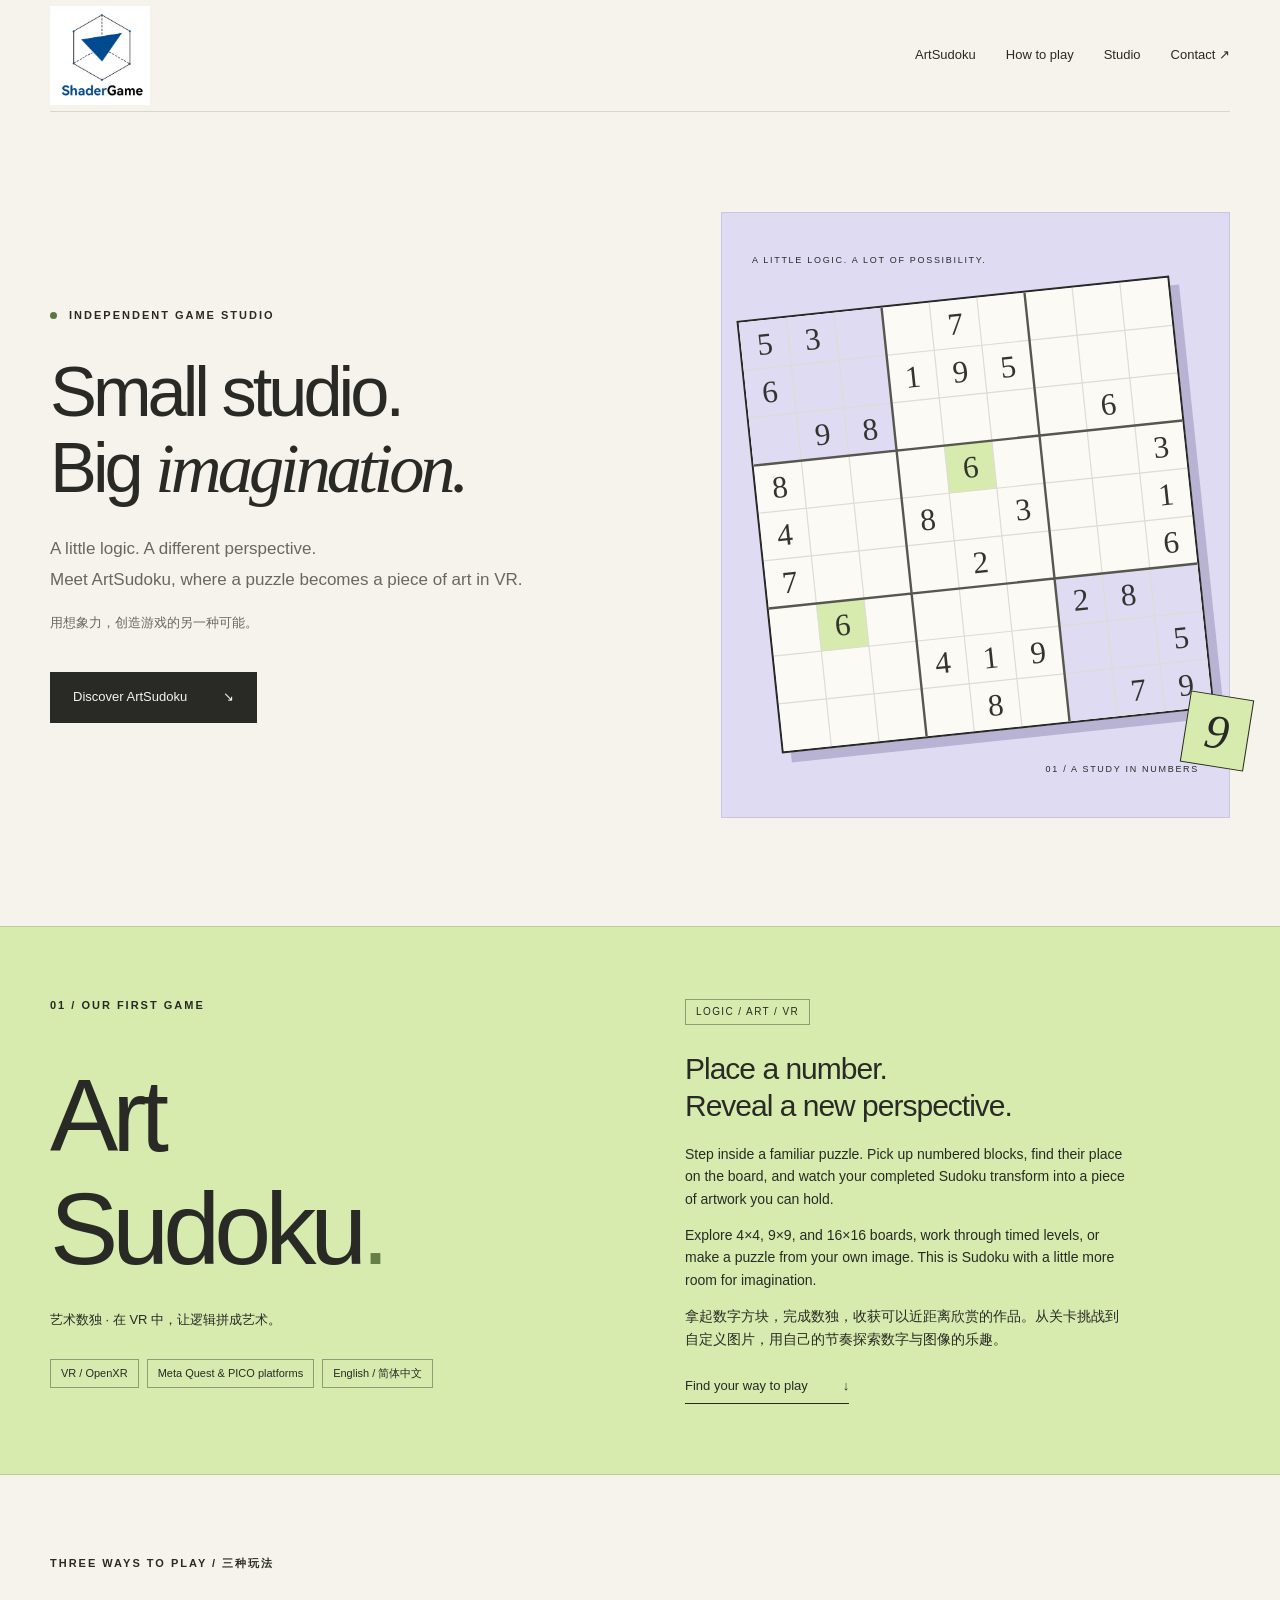
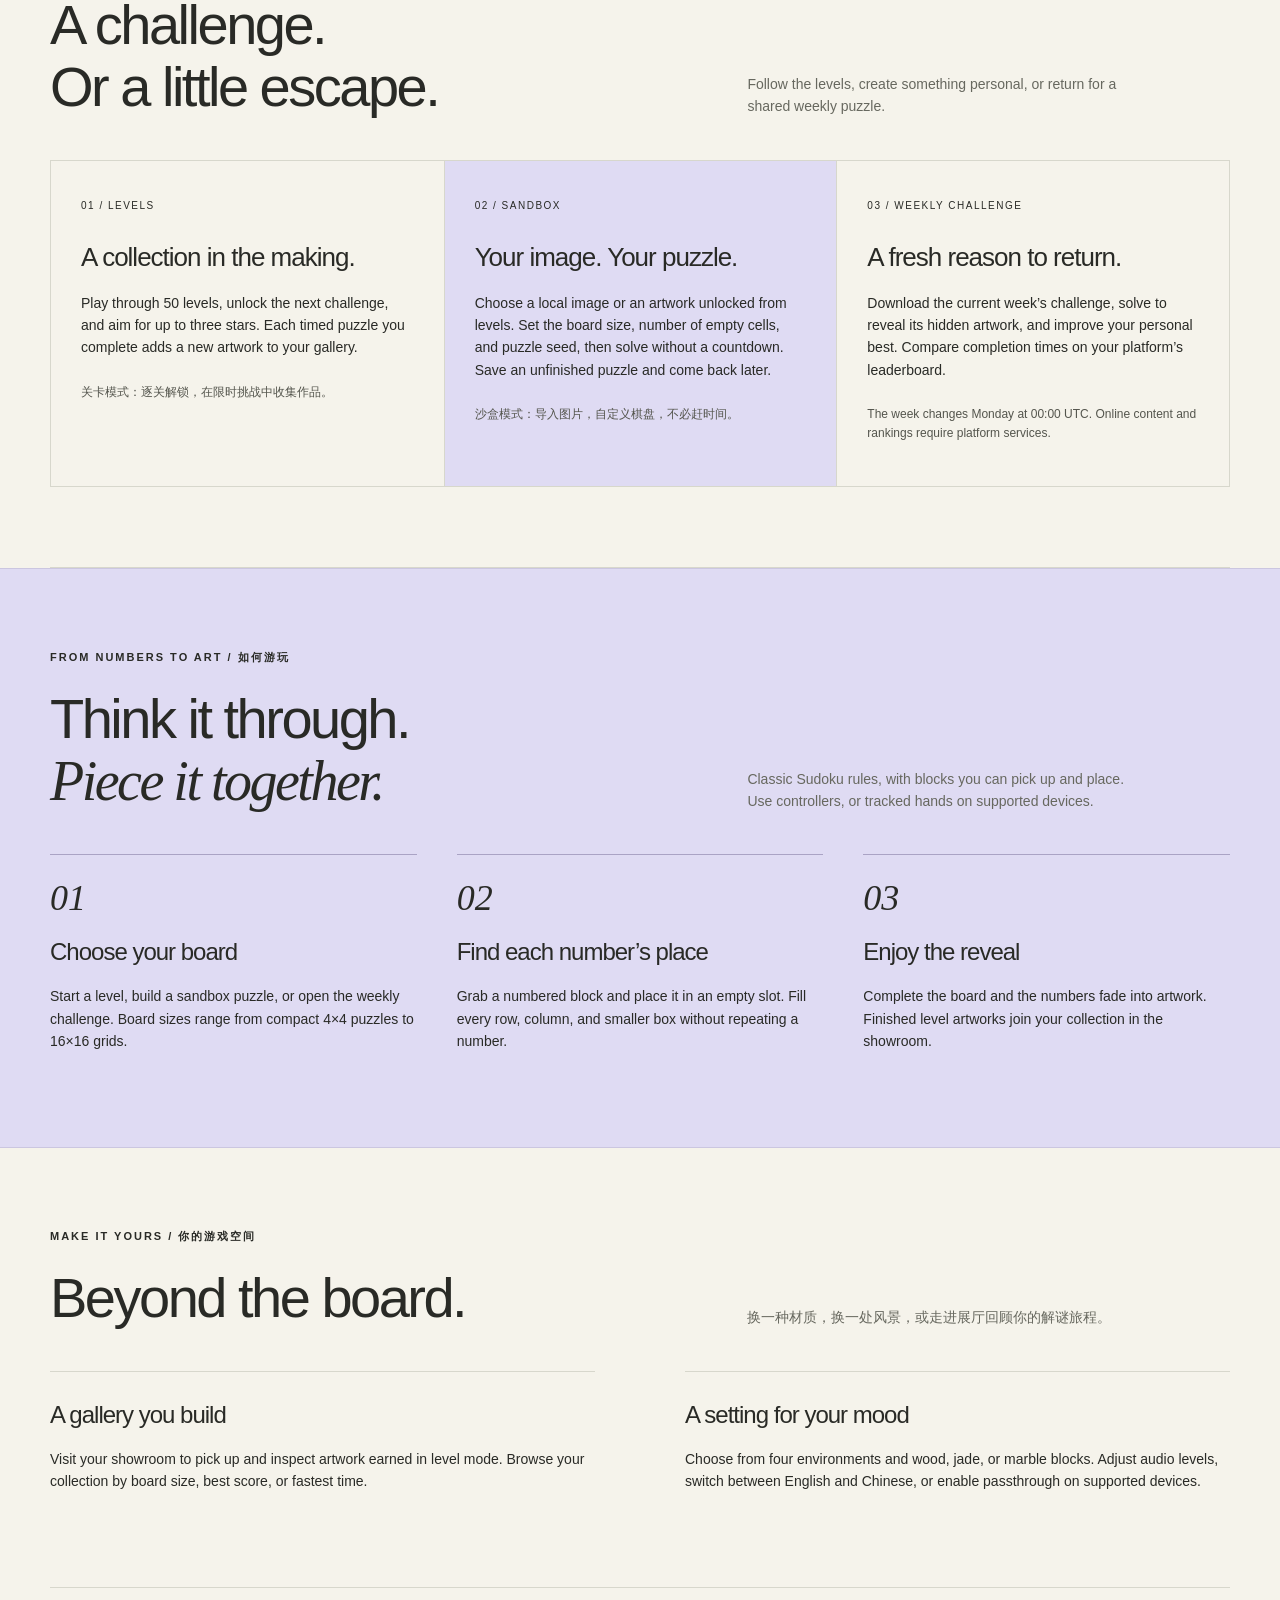
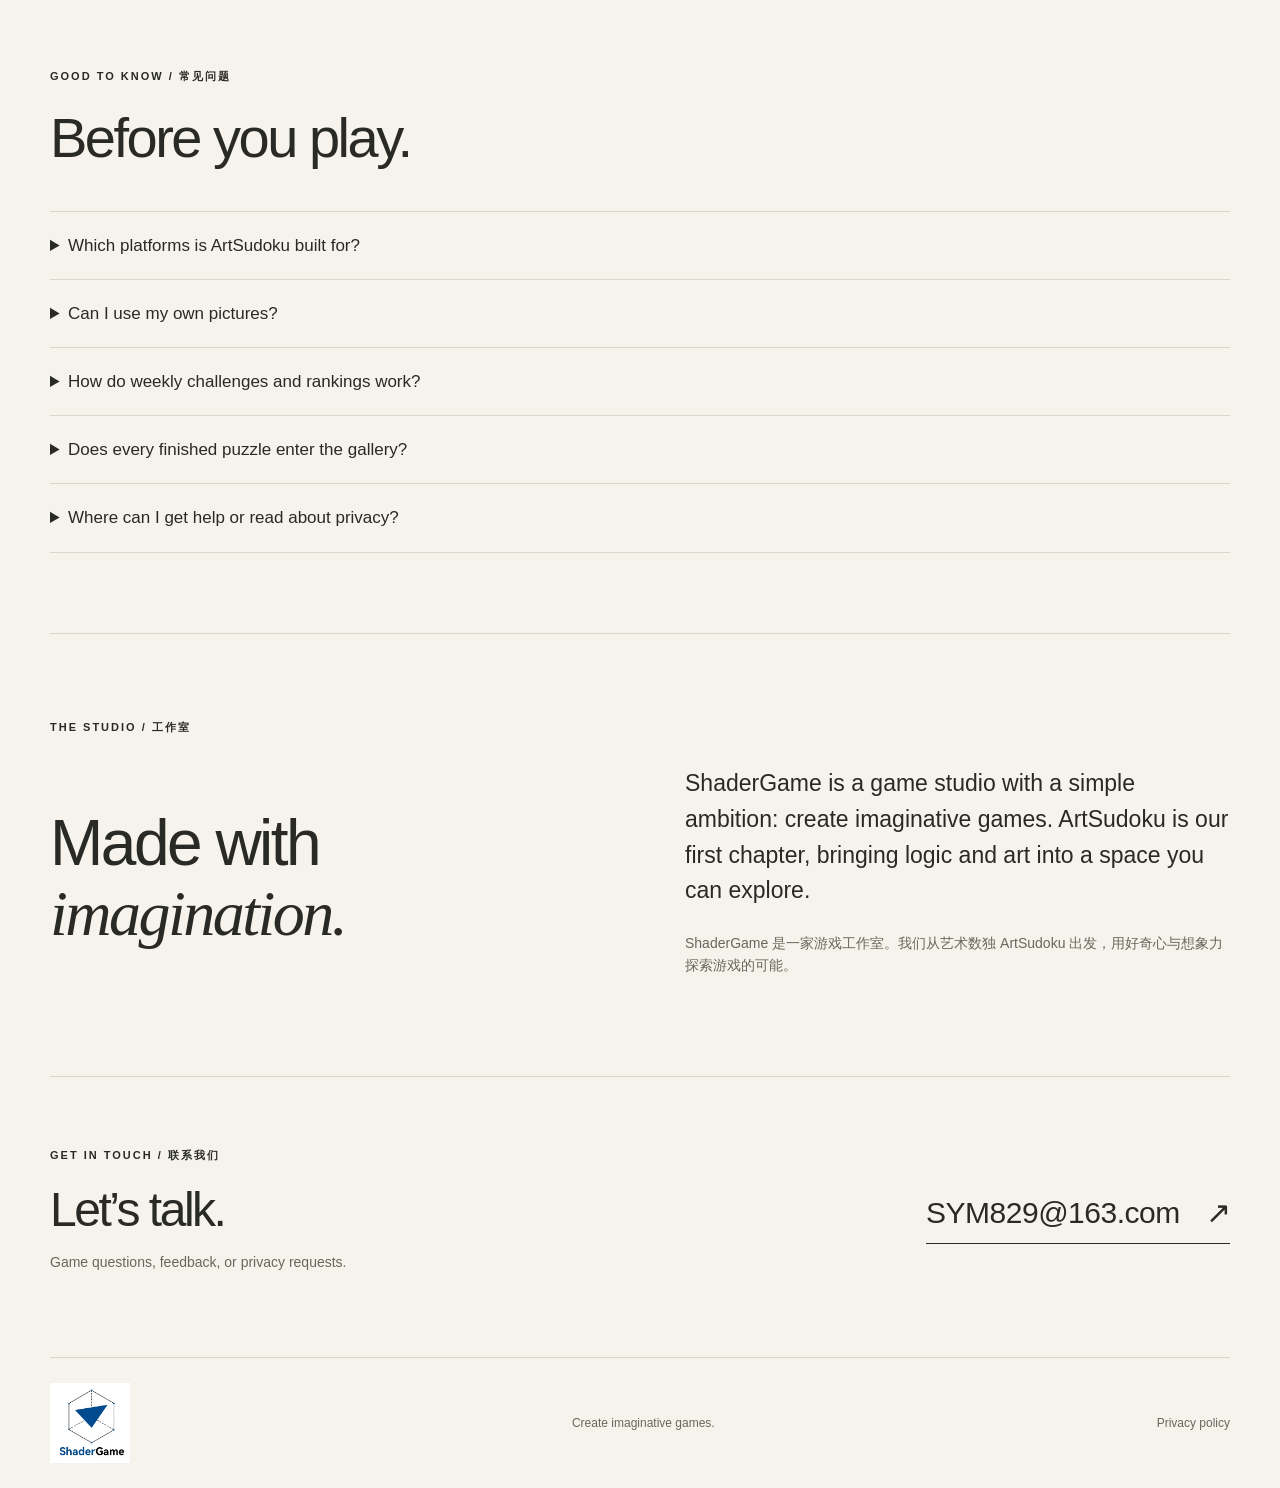
<file: index.html>
<!DOCTYPE html>
<html lang="en">
<head>
  <meta charset="utf-8">
  <meta name="viewport" content="width=device-width, initial-scale=1">
  <meta name="description" content="Discover ArtSudoku by ShaderGame: a VR Sudoku game where solved puzzles become artwork. Explore 50 levels, custom image puzzles, weekly challenges, and your own gallery.">
  <meta name="theme-color" content="#f5f3eb">
  <title>ShaderGame | ArtSudoku, Logic Meets Art in VR</title>
  <link rel="stylesheet" href="styles.css?v=20261013-2">
</head>
<body>
  <a class="skip-link" href="#main">Skip to content</a>
  <header class="site-header wrap">
    <a class="brand" href="./" aria-label="ShaderGame home"><img class="brand-logo" src="logo.jpg?v=20261013-1" alt="ShaderGame" width="100" height="99"></a>
    <nav aria-label="Main navigation"><a href="#game">ArtSudoku</a><a href="#play">How to play</a><a href="#studio">Studio</a><a href="#contact">Contact <span aria-hidden="true">↗</span></a></nav>
  </header>
  <main id="main">
    <section class="hero wrap" aria-labelledby="hero-title">
      <div class="hero-copy">
        <p class="eyebrow"><span class="status-dot" aria-hidden="true"></span> INDEPENDENT GAME STUDIO</p>
        <h1 id="hero-title">Small studio.<br>Big <em>imagination.</em></h1>
        <p class="hero-description">A little logic. A different perspective.<br>Meet ArtSudoku, where a puzzle becomes a piece of art in VR.</p>
        <p class="chinese" lang="zh-CN">用想象力，创造游戏的另一种可能。</p>
        <a class="button" href="#game">Discover ArtSudoku <span aria-hidden="true">↘</span></a>
      </div>
      <div class="hero-art" aria-label="Decorative Sudoku illustration, not a game screenshot" role="img">
        <span class="art-label">A LITTLE LOGIC. A LOT OF POSSIBILITY.</span>
        <div class="puzzle-frame">
          <svg class="puzzle" viewBox="0 0 360 360" aria-hidden="true">
            <rect width="360" height="360" fill="#fbfaf5"/>
            <path d="M0 0h120v120H0zM240 240h120v120H240z" fill="#dfdbf3"/>
            <path d="M160 120h40v40h-40zM40 240h40v40H40z" fill="#d6ebad"/>
            <path d="M40 0v360M80 0v360M160 0v360M200 0v360M280 0v360M320 0v360M0 40h360M0 80h360M0 160h360M0 200h360M0 280h360M0 320h360" stroke="#dddcd5" stroke-width="1"/>
            <path d="M120 0v360M240 0v360M0 120h360M0 240h360" stroke="#57564f" stroke-width="2"/>
            <g fill="#34342f" font-family="Georgia, serif" font-size="26" text-anchor="middle" dominant-baseline="central">
              <text x="20" y="20">5</text><text x="60" y="20">3</text><text x="180" y="20">7</text>
              <text x="20" y="60">6</text><text x="140" y="60">1</text><text x="180" y="60">9</text><text x="220" y="60">5</text>
              <text x="60" y="100">9</text><text x="100" y="100">8</text><text x="300" y="100">6</text>
              <text x="20" y="140">8</text><text x="180" y="140">6</text><text x="340" y="140">3</text>
              <text x="20" y="180">4</text><text x="140" y="180">8</text><text x="220" y="180">3</text><text x="340" y="180">1</text>
              <text x="20" y="220">7</text><text x="180" y="220">2</text><text x="340" y="220">6</text>
              <text x="60" y="260">6</text><text x="260" y="260">2</text><text x="300" y="260">8</text>
              <text x="140" y="300">4</text><text x="180" y="300">1</text><text x="220" y="300">9</text><text x="340" y="300">5</text>
              <text x="180" y="340">8</text><text x="300" y="340">7</text><text x="340" y="340">9</text>
            </g>
          </svg>
        </div>
        <span class="art-note">01 / A STUDY IN NUMBERS</span>
        <span class="floating-number" aria-hidden="true">9</span>
      </div>
    </section>
    <section class="game-section" id="game" aria-labelledby="game-title">
      <div class="wrap game-layout">
        <div>
          <p class="eyebrow">01 / OUR FIRST GAME</p>
          <h2 id="game-title">Art<br>Sudoku<span class="title-dot">.</span></h2>
          <p class="game-subtitle" lang="zh-CN">艺术数独 · 在 VR 中，让逻辑拼成艺术。</p>
          <div class="game-facts" role="group" aria-label="Game overview"><span>VR / OpenXR</span><span>Meta Quest &amp; PICO platforms</span><span>English / 简体中文</span></div>
        </div>
        <div class="game-copy">
          <span class="tag">LOGIC / ART / VR</span>
          <h3>Place a number.<br>Reveal a new perspective.</h3>
          <p>Step inside a familiar puzzle. Pick up numbered blocks, find their place on the board, and watch your completed Sudoku transform into a piece of artwork you can hold.</p>
          <p>Explore 4×4, 9×9, and 16×16 boards, work through timed levels, or make a puzzle from your own image. This is Sudoku with a little more room for imagination.</p>
          <p lang="zh-CN">拿起数字方块，完成数独，收获可以近距离欣赏的作品。从关卡挑战到自定义图片，用自己的节奏探索数字与图像的乐趣。</p>
          <a class="text-link" href="#modes">Find your way to play <span aria-hidden="true">↓</span></a>
        </div>
      </div>
    </section>
    <section class="modes-section wrap" id="modes" aria-labelledby="modes-title">
      <div class="section-heading"><div><p class="eyebrow">THREE WAYS TO PLAY / 三种玩法</p><h2 id="modes-title">A challenge.<br>Or a little escape.</h2></div><p class="muted">Follow the levels, create something personal, or return for a shared weekly puzzle.</p></div>
      <div class="mode-grid">
        <article class="mode-card"><span class="mode-number">01 / LEVELS</span><h3>A collection in the making.</h3><p>Play through 50 levels, unlock the next challenge, and aim for up to three stars. Each timed puzzle you complete adds a new artwork to your gallery.</p><p class="mode-note" lang="zh-CN">关卡模式：逐关解锁，在限时挑战中收集作品。</p></article>
        <article class="mode-card"><span class="mode-number">02 / SANDBOX</span><h3>Your image. Your puzzle.</h3><p>Choose a local image or an artwork unlocked from levels. Set the board size, number of empty cells, and puzzle seed, then solve without a countdown. Save an unfinished puzzle and come back later.</p><p class="mode-note" lang="zh-CN">沙盒模式：导入图片，自定义棋盘，不必赶时间。</p></article>
        <article class="mode-card"><span class="mode-number">03 / WEEKLY CHALLENGE</span><h3>A fresh reason to return.</h3><p>Download the current week’s challenge, solve to reveal its hidden artwork, and improve your personal best. Compare completion times on your platform’s leaderboard.</p><p class="mode-note">The week changes Monday at 00:00 UTC. Online content and rankings require platform services.</p></article>
      </div>
    </section>
    <section class="play-section" id="play" aria-labelledby="play-title">
      <div class="wrap">
        <div class="section-heading"><div><p class="eyebrow">FROM NUMBERS TO ART / 如何游玩</p><h2 id="play-title">Think it through.<br><em>Piece it together.</em></h2></div><p class="muted">Classic Sudoku rules, with blocks you can pick up and place. Use controllers, or tracked hands on supported devices.</p></div>
        <ol class="play-steps">
          <li><h3>Choose your board</h3><p>Start a level, build a sandbox puzzle, or open the weekly challenge. Board sizes range from compact 4×4 puzzles to 16×16 grids.</p></li>
          <li><h3>Find each number’s place</h3><p>Grab a numbered block and place it in an empty slot. Fill every row, column, and smaller box without repeating a number.</p></li>
          <li><h3>Enjoy the reveal</h3><p>Complete the board and the numbers fade into artwork. Finished level artworks join your collection in the showroom.</p></li>
        </ol>
      </div>
    </section>
    <section class="experience-section wrap" aria-labelledby="experience-title">
      <div class="section-heading"><div><p class="eyebrow">MAKE IT YOURS / 你的游戏空间</p><h2 id="experience-title">Beyond the board.</h2></div><p class="muted" lang="zh-CN">换一种材质，换一处风景，或走进展厅回顾你的解谜旅程。</p></div>
      <div class="experience-grid">
        <article><h3>A gallery you build</h3><p>Visit your showroom to pick up and inspect artwork earned in level mode. Browse your collection by board size, best score, or fastest time.</p></article>
        <article><h3>A setting for your mood</h3><p>Choose from four environments and wood, jade, or marble blocks. Adjust audio levels, switch between English and Chinese, or enable passthrough on supported devices.</p></article>
      </div>
    </section>
    <section class="faq-section wrap" id="faq" aria-labelledby="faq-title">
      <div class="section-heading"><div><p class="eyebrow">GOOD TO KNOW / 常见问题</p><h2 id="faq-title">Before you play.</h2></div></div>
      <div class="faq-list">
        <details><summary>Which platforms is ArtSudoku built for?</summary><p>ArtSudoku targets Meta Quest and PICO VR platforms using OpenXR. Hand tracking and passthrough depend on device support. For current availability or device-specific questions, contact <a href="mailto:SYM829@163.com">SYM829@163.com</a>.</p></details>
        <details><summary>Can I use my own pictures?</summary><p>Yes. Sandbox mode lets you select an image from your device or reuse an artwork unlocked through regular levels. You can customize the board size, empty-cell count, and seed. Sandbox has no countdown, and unfinished puzzles can be saved locally.</p></details>
        <details><summary>How do weekly challenges and rankings work?</summary><p>The weekly challenge follows a Monday 00:00 UTC reset. Downloading content and using rankings require an internet connection and the relevant platform services. Meta Quest and PICO have separate leaderboards, not a shared cross-platform ranking.</p><p>Your first leaderboard submission of the week is free; additional submissions require an in-app purchase. Replaying the downloaded challenge and improving your local best do not require buying another submission. The weekly timer continues while the app is in the background, and online results must be submitted before the week ends.</p></details>
        <details><summary>Does every finished puzzle enter the gallery?</summary><p>The showroom collects artworks earned by completing regular levels. Sandbox creations and weekly challenge artwork are not added to this level collection.</p></details>
        <details><summary>Where can I get help or read about privacy?</summary><p>Email <a href="mailto:SYM829@163.com">SYM829@163.com</a> with your platform, game version, and a description of the issue. Avoid sending private images or account credentials. See our <a href="privacy.html">privacy policy</a> for information about data and privacy requests.</p></details>
      </div>
    </section>
    <section class="studio-section wrap" id="studio" aria-labelledby="studio-title">
      <p class="eyebrow">THE STUDIO / 工作室</p>
      <div class="studio-layout"><h2 id="studio-title">Made with<br><em>imagination.</em></h2><div><p class="studio-statement">ShaderGame is a game studio with a simple ambition: create imaginative games. ArtSudoku is our first chapter, bringing logic and art into a space you can explore.</p><p class="muted" lang="zh-CN">ShaderGame 是一家游戏工作室。我们从艺术数独 ArtSudoku 出发，用好奇心与想象力探索游戏的可能。</p></div></div>
    </section>
    <section class="contact-section wrap" id="contact" aria-labelledby="contact-title">
      <div><p class="eyebrow">GET IN TOUCH / 联系我们</p><h2 id="contact-title">Let’s talk.</h2><p>Game questions, feedback, or privacy requests.</p></div>
      <a class="contact-email" href="mailto:SYM829@163.com">SYM829@163.com <span aria-hidden="true">↗</span></a>
    </section>
  </main>
  <footer class="site-footer wrap"><a class="footer-brand" href="./" aria-label="ShaderGame home"><img class="brand-logo" src="logo.jpg?v=20261013-1" alt="ShaderGame" width="80" height="79" loading="lazy"></a><span>Create imaginative games.</span><a href="privacy.html">Privacy policy</a></footer>
</body>
</html>
</file>
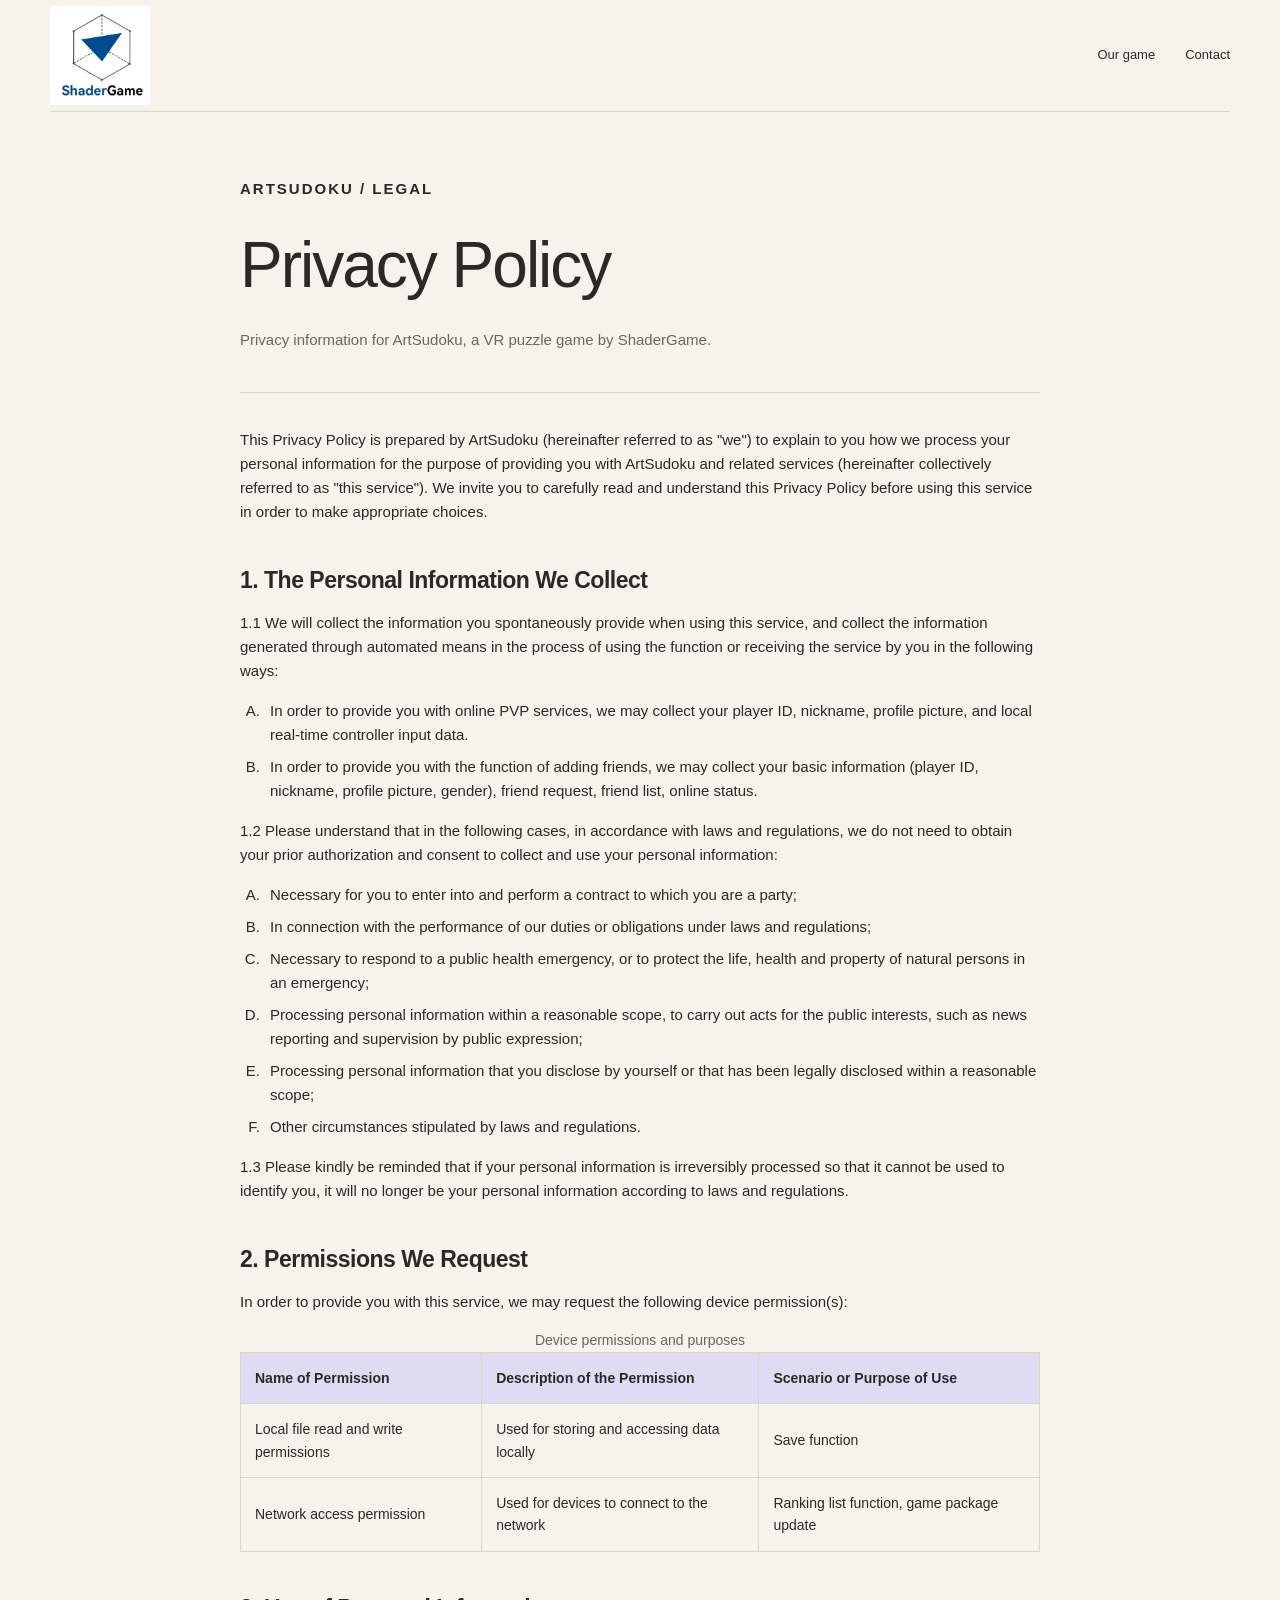
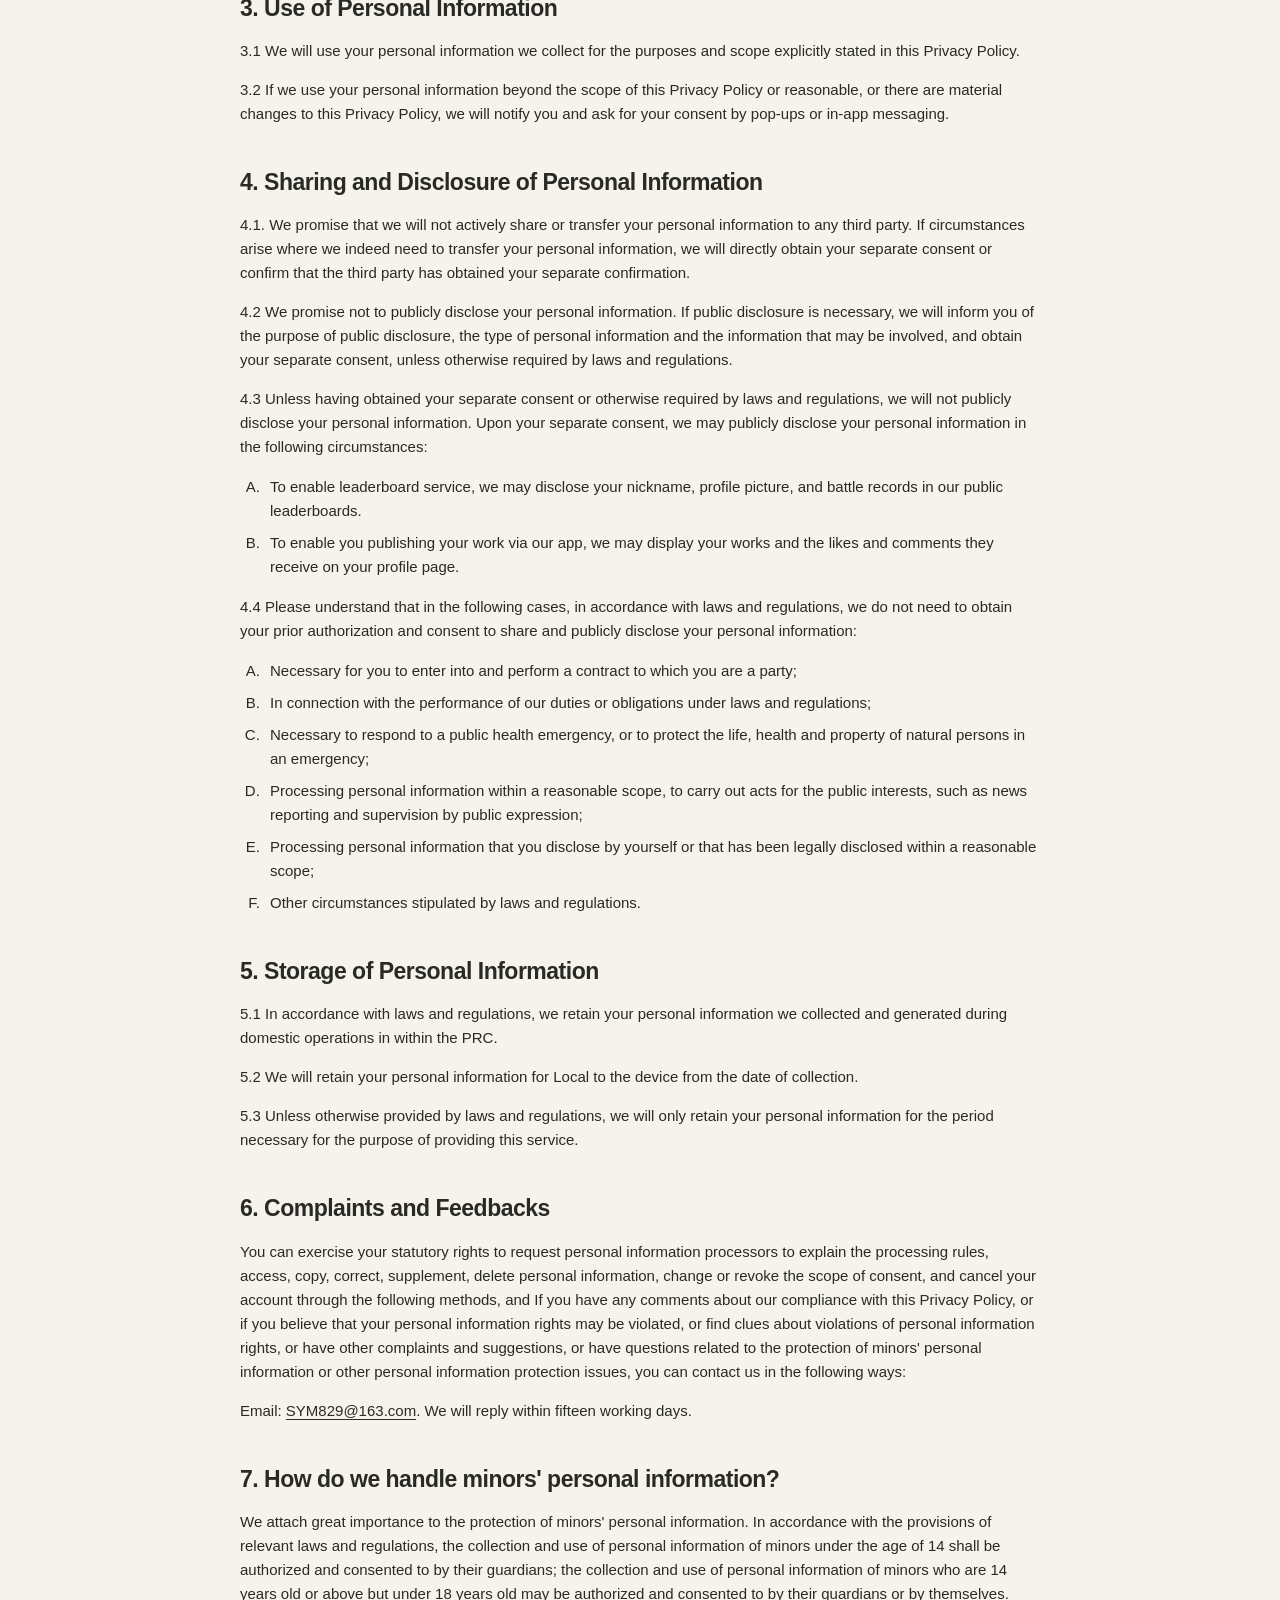
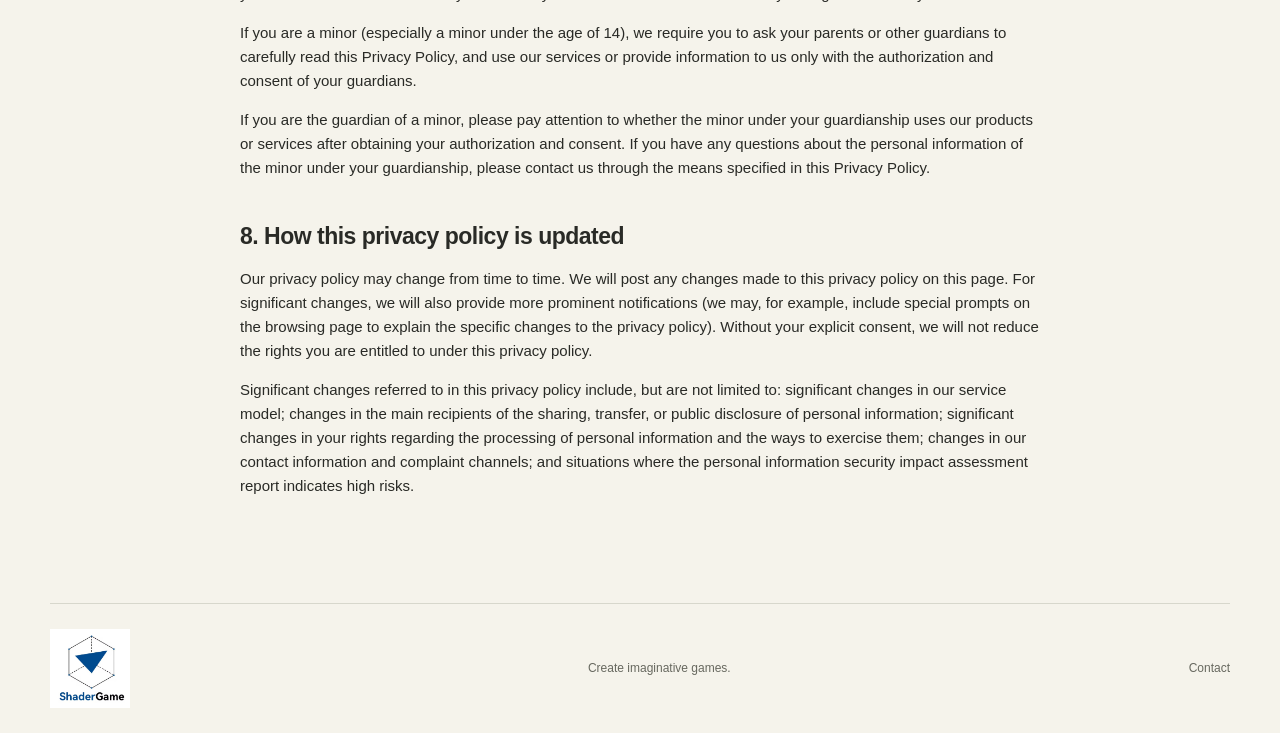
<file: privacy.html>
<!DOCTYPE html>
<html lang="en">
<head>
  <meta charset="utf-8">
  <meta name="viewport" content="width=device-width, initial-scale=1">
  <meta name="description" content="ArtSudoku privacy policy: personal information, permissions, data use, storage, and privacy contact details.">
  <meta name="theme-color" content="#f5f3eb">
  <title>ArtSudoku Privacy Policy | ShaderGame</title>
  <link rel="stylesheet" href="styles.css?v=20261013-2">
</head>
<body>
  <a class="skip-link" href="#main">Skip to content</a>
  <header class="site-header wrap">
    <a class="brand" href="./" aria-label="ShaderGame home"><img class="brand-logo" src="logo.jpg?v=20261013-1" alt="ShaderGame" width="100" height="99"></a>
    <nav aria-label="Main navigation"><a href="./#game">Our game</a><a href="./#contact">Contact</a></nav>
  </header>
  <main id="main" class="policy wrap">
    <div class="policy-intro"><p class="eyebrow">ARTSUDOKU / LEGAL</p><h1>Privacy Policy</h1><p class="muted">Privacy information for ArtSudoku, a VR puzzle game by ShaderGame.</p></div>
    <p>This Privacy Policy is prepared by ArtSudoku (hereinafter referred to as "we") to explain to you how we process your personal information for the purpose of providing you with ArtSudoku and related services (hereinafter collectively referred to as "this service"). We invite you to carefully read and understand this Privacy Policy before using this service in order to make appropriate choices.</p>
    <section aria-labelledby="collection"><h2 id="collection">1. The Personal Information We Collect</h2>
      <p>1.1 We will collect the information you spontaneously provide when using this service, and collect the information generated through automated means in the process of using the function or receiving the service by you in the following ways:</p>
      <ol type="A"><li>In order to provide you with online PVP services, we may collect your player ID, nickname, profile picture, and local real-time controller input data.</li><li>In order to provide you with the function of adding friends, we may collect your basic information (player ID, nickname, profile picture, gender), friend request, friend list, online status.</li></ol>
      <p>1.2 Please understand that in the following cases, in accordance with laws and regulations, we do not need to obtain your prior authorization and consent to collect and use your personal information:</p>
      <ol type="A"><li>Necessary for you to enter into and perform a contract to which you are a party;</li><li>In connection with the performance of our duties or obligations under laws and regulations;</li><li>Necessary to respond to a public health emergency, or to protect the life, health and property of natural persons in an emergency;</li><li>Processing personal information within a reasonable scope, to carry out acts for the public interests, such as news reporting and supervision by public expression;</li><li>Processing personal information that you disclose by yourself or that has been legally disclosed within a reasonable scope;</li><li>Other circumstances stipulated by laws and regulations.</li></ol>
      <p>1.3 Please kindly be reminded that if your personal information is irreversibly processed so that it cannot be used to identify you, it will no longer be your personal information according to laws and regulations.</p>
    </section>
    <section aria-labelledby="permissions"><h2 id="permissions">2. Permissions We Request</h2><p>In order to provide you with this service, we may request the following device permission(s):</p>
      <div class="table-scroll"><table><caption class="muted">Device permissions and purposes</caption><thead><tr><th scope="col">Name of Permission</th><th scope="col">Description of the Permission</th><th scope="col">Scenario or Purpose of Use</th></tr></thead><tbody><tr><td>Local file read and write permissions</td><td>Used for storing and accessing data locally</td><td>Save function</td></tr><tr><td>Network access permission</td><td>Used for devices to connect to the network</td><td>Ranking list function, game package update</td></tr></tbody></table></div>
    </section>
    <section aria-labelledby="use"><h2 id="use">3. Use of Personal Information</h2><p>3.1 We will use your personal information we collect for the purposes and scope explicitly stated in this Privacy Policy.</p><p>3.2 If we use your personal information beyond the scope of this Privacy Policy or reasonable, or there are material changes to this Privacy Policy, we will notify you and ask for your consent by pop-ups or in-app messaging.</p></section>
    <section aria-labelledby="sharing"><h2 id="sharing">4. Sharing and Disclosure of Personal Information</h2>
      <p>4.1. We promise that we will not actively share or transfer your personal information to any third party. If circumstances arise where we indeed need to transfer your personal information, we will directly obtain your separate consent or confirm that the third party has obtained your separate confirmation.</p>
      <p>4.2 We promise not to publicly disclose your personal information. If public disclosure is necessary, we will inform you of the purpose of public disclosure, the type of personal information and the information that may be involved, and obtain your separate consent, unless otherwise required by laws and regulations.</p>
      <p>4.3 Unless having obtained your separate consent or otherwise required by laws and regulations, we will not publicly disclose your personal information. Upon your separate consent, we may publicly disclose your personal information in the following circumstances:</p>
      <ol type="A"><li>To enable leaderboard service, we may disclose your nickname, profile picture, and battle records in our public leaderboards.</li><li>To enable you publishing your work via our app, we may display your works and the likes and comments they receive on your profile page.</li></ol>
      <p>4.4 Please understand that in the following cases, in accordance with laws and regulations, we do not need to obtain your prior authorization and consent to share and publicly disclose your personal information:</p>
      <ol type="A"><li>Necessary for you to enter into and perform a contract to which you are a party;</li><li>In connection with the performance of our duties or obligations under laws and regulations;</li><li>Necessary to respond to a public health emergency, or to protect the life, health and property of natural persons in an emergency;</li><li>Processing personal information within a reasonable scope, to carry out acts for the public interests, such as news reporting and supervision by public expression;</li><li>Processing personal information that you disclose by yourself or that has been legally disclosed within a reasonable scope;</li><li>Other circumstances stipulated by laws and regulations.</li></ol>
    </section>
    <section aria-labelledby="storage"><h2 id="storage">5. Storage of Personal Information</h2><p>5.1 In accordance with laws and regulations, we retain your personal information we collected and generated during domestic operations in within the PRC.</p><p>5.2 We will retain your personal information for Local to the device from the date of collection.</p><p>5.3 Unless otherwise provided by laws and regulations, we will only retain your personal information for the period necessary for the purpose of providing this service.</p></section>
    <section aria-labelledby="feedback"><h2 id="feedback">6. Complaints and Feedbacks</h2>
      <p>You can exercise your statutory rights to request personal information processors to explain the processing rules, access, copy, correct, supplement, delete personal information, change or revoke the scope of consent, and cancel your account through the following methods, and If you have any comments about our compliance with this Privacy Policy, or if you believe that your personal information rights may be violated, or find clues about violations of personal information rights, or have other complaints and suggestions, or have questions related to the protection of minors' personal information or other personal information protection issues, you can contact us in the following ways:</p>
      <p>Email: <a href="mailto:SYM829@163.com">SYM829@163.com</a>. We will reply within fifteen working days.</p>
    </section>
    <section aria-labelledby="minors"><h2 id="minors">7. How do we handle minors' personal information?</h2>
      <p>We attach great importance to the protection of minors' personal information. In accordance with the provisions of relevant laws and regulations, the collection and use of personal information of minors under the age of 14 shall be authorized and consented to by their guardians; the collection and use of personal information of minors who are 14 years old or above but under 18 years old may be authorized and consented to by their guardians or by themselves.</p>
      <p>If you are a minor (especially a minor under the age of 14), we require you to ask your parents or other guardians to carefully read this Privacy Policy, and use our services or provide information to us only with the authorization and consent of your guardians.</p>
      <p>If you are the guardian of a minor, please pay attention to whether the minor under your guardianship uses our products or services after obtaining your authorization and consent. If you have any questions about the personal information of the minor under your guardianship, please contact us through the means specified in this Privacy Policy.</p>
    </section>
    <section aria-labelledby="updates"><h2 id="updates">8. How this privacy policy is updated</h2>
      <p>Our privacy policy may change from time to time. We will post any changes made to this privacy policy on this page. For significant changes, we will also provide more prominent notifications (we may, for example, include special prompts on the browsing page to explain the specific changes to the privacy policy). Without your explicit consent, we will not reduce the rights you are entitled to under this privacy policy.</p>
      <p>Significant changes referred to in this privacy policy include, but are not limited to: significant changes in our service model; changes in the main recipients of the sharing, transfer, or public disclosure of personal information; significant changes in your rights regarding the processing of personal information and the ways to exercise them; changes in our contact information and complaint channels; and situations where the personal information security impact assessment report indicates high risks.</p>
    </section>
  </main>
  <footer class="site-footer wrap"><a class="footer-brand" href="./" aria-label="ShaderGame home"><img class="brand-logo" src="logo.jpg?v=20261013-1" alt="ShaderGame" width="80" height="79" loading="lazy"></a><span>Create imaginative games.</span><a href="./#contact">Contact</a></footer>
</body>
</html>
</file>
<file: styles.css>
:root { color-scheme: light; --paper: #f5f3eb; --ink: #292a26; --muted: #67685f; --line: #d7d7cc; --purple: #dfdbf3; --green: #d6ebad; }
* { box-sizing: border-box; }
html { scroll-behavior: smooth; scroll-padding-top: 24px; }
body { margin: 0; background: var(--paper); color: var(--ink); font-family: Arial, Helvetica, sans-serif; line-height: 1.6; }
a { color: inherit; text-decoration: none; }
a:focus-visible, summary:focus-visible { outline: 3px solid #6554a7; outline-offset: 6px; }
a:hover { text-decoration: underline; text-underline-offset: 5px; }
.wrap { width: min(1180px, calc(100% - 96px)); margin-inline: auto; }
.skip-link { position: absolute; top: -80px; left: 16px; padding: 10px 20px; background: var(--ink); color: white; z-index: 10; }
.skip-link:focus { top: 12px; }
.site-header { display: flex; justify-content: space-between; align-items: center; min-height: 112px; border-bottom: 1px solid var(--line); gap: 24px; }
.brand, .footer-brand { display: inline-flex; flex-shrink: 0; }
.brand-logo { display: block; width: 100px; height: auto; }
nav { display: flex; gap: 30px; font-size: 13px; }
.hero { display: grid; grid-template-columns: 1.2fr 1fr; align-items: center; gap: 60px; padding-block: 100px 108px; }
.eyebrow { font-size: 11px; font-weight: 600; letter-spacing: 2px; margin: 0 0 30px; }
.status-dot { display: inline-block; width: 7px; height: 7px; border-radius: 50%; background: #5d7641; margin-right: 7px; }
h1 { font-size: clamp(48px, 5.5vw, 76px); letter-spacing: -4px; line-height: 1.08; font-weight: 500; margin: 0 0 28px; }
em { font-family: Georgia, 'Times New Roman', serif; font-weight: 400; }
.hero-description { color: var(--muted); font-size: 17px; line-height: 1.8; }
.chinese { font-size: 13px; color: var(--muted); margin-top: 16px; }
.button { display: inline-flex; justify-content: space-between; align-items: center; gap: 36px; background: var(--ink); color: var(--paper); padding: 15px 23px; margin-top: 26px; font-size: 13px; }
.button:hover { background: #45463f; text-decoration: none; }
.hero-art { position: relative; padding: 40px 30px; background: var(--purple); border: 1px solid #cbc6e0; }
.art-label, .art-note { display: block; font-size: 9px; letter-spacing: 1.7px; }
.art-label { margin-bottom: 30px; }
.puzzle-frame { margin: 0 6px 30px; border: 2px solid var(--ink); transform: rotate(-6deg); box-shadow: 9px 10px 0 #b9b3d3; }
.puzzle { display: block; width: 100%; height: auto; }
.art-note { text-align: right; }
.floating-number { position: absolute; bottom: 50px; right: -20px; width: 64px; height: 72px; background: var(--green); border: 1px solid var(--ink); display: grid; place-items: center; font: italic 48px Georgia, serif; transform: rotate(9deg); }
.game-section { background: var(--green); border-block: 1px solid #becb9f; padding-block: 70px; }
.game-layout { display: grid; grid-template-columns: 1fr 1fr; gap: 90px; }
h2 { font-size: clamp(42px, 5vw, 64px); font-weight: 500; line-height: 1.1; letter-spacing: -2.5px; margin: 0; }
.game-layout h2 { font-size: clamp(70px, 8vw, 112px); letter-spacing: -6px; margin-top: 46px; }
.title-dot { color: #667f46; }
.game-subtitle { font-size: 13px; margin-top: 24px; }
.tag { display: inline-block; font-size: 10px; letter-spacing: 1.4px; border: 1px solid #8d9f72; padding: 4px 10px; }
h3 { font-weight: 500; font-size: 30px; line-height: 1.25; letter-spacing: -1px; margin-block: 25px 18px; }
.game-copy p { max-width: 440px; font-size: 14px; }
.text-link { display: inline-flex; gap: 35px; border-bottom: 1px solid var(--ink); padding-block: 12px 6px; font-size: 13px; }
.game-facts { display: flex; flex-wrap: wrap; gap: 8px; max-width: 390px; margin-top: 28px; }
.game-facts span { border: 1px solid #8d9f72; padding: 5px 10px; font-size: 11px; }
.modes-section, .experience-section, .faq-section { padding-block: 80px; border-bottom: 1px solid var(--line); }
.section-heading { display: grid; grid-template-columns: 1.3fr 1fr; gap: 70px; align-items: end; margin-bottom: 42px; }
.section-heading .eyebrow { margin-bottom: 22px; }
.section-heading h2 { font-size: clamp(38px, 4.5vw, 56px); }
.section-heading > p { max-width: 380px; margin: 0; }
.mode-grid { display: grid; grid-template-columns: repeat(3, minmax(0, 1fr)); border: 1px solid var(--line); }
.mode-card { padding: 30px; }
.mode-card + .mode-card { border-left: 1px solid var(--line); }
.mode-card:nth-child(2) { background: var(--purple); }
.mode-number { font-size: 10px; letter-spacing: 1.5px; }
.mode-card h3 { font-size: 26px; }
.mode-card p, .play-steps p, .experience-grid p, .faq-list p { font-size: 14px; }
.mode-card .mode-note { margin-top: 24px; font-size: 12px; color: #54554d; }
.play-section { padding-block: 80px; background: var(--purple); border-block: 1px solid #cbc6e0; }
.play-steps { display: grid; grid-template-columns: repeat(3, minmax(0, 1fr)); gap: 40px; padding: 0; margin: 0; list-style: none; counter-reset: steps; }
.play-steps li { counter-increment: steps; border-top: 1px solid #aaa3c4; padding-top: 22px; }
.play-steps li::before { content: "0" counter(steps); font: italic 36px Georgia, serif; }
.play-steps h3, .experience-grid h3 { font-size: 24px; margin-top: 18px; }
.experience-grid { display: grid; grid-template-columns: 1fr 1fr; gap: 90px; }
.experience-grid article { border-top: 1px solid var(--line); padding-top: 10px; }
.faq-list { border-top: 1px solid var(--line); }
.faq-list details { border-bottom: 1px solid var(--line); padding: 20px 0; }
.faq-list summary { cursor: pointer; font-size: 17px; font-weight: 500; }
.faq-list p { max-width: 850px; color: var(--muted); margin-bottom: 0; }
.faq-list a { color: var(--ink); text-decoration: underline; text-underline-offset: 3px; }
.studio-section { padding-block: 85px; border-bottom: 1px solid var(--line); }
.studio-layout { display: grid; grid-template-columns: 1fr 1fr; gap: 90px; align-items: center; }
.studio-statement { font-size: 23px; line-height: 1.55; margin-top: 0; }
.muted { color: var(--muted); font-size: 14px; }
.contact-section { padding-block: 70px; display: flex; justify-content: space-between; align-items: center; gap: 36px; }
.contact-section .eyebrow { margin-bottom: 20px; }
.contact-section h2 { font-size: 48px; }
.contact-section p:last-child { font-size: 14px; color: var(--muted); }
.contact-email { font-size: clamp(18px, 2.5vw, 30px); letter-spacing: -0.5px; border-bottom: 1px solid var(--ink); padding-bottom: 6px; overflow-wrap: anywhere; }
.contact-email span { margin-left: 18px; }
.site-footer { display: flex; align-items: center; justify-content: space-between; gap: 20px; border-top: 1px solid var(--line); padding-block: 25px; font-size: 12px; color: var(--muted); }
.footer-brand .brand-logo { width: 80px; }
.policy { max-width: 800px; margin-inline: auto; padding-block: 65px 90px; }
.policy h1 { font-size: clamp(40px, 6vw, 64px); letter-spacing: -2px; }
.policy-intro { border-bottom: 1px solid var(--line); padding-bottom: 25px; margin-bottom: 35px; }
.policy h2 { font: 600 23px/1.4 Arial, Helvetica, sans-serif; letter-spacing: -0.5px; margin-block: 40px 15px; }
.policy p, .policy li { font-size: 15px; }
.policy ol { padding-left: 24px; }
.policy li { padding-left: 6px; margin-block: 8px; }
.policy a { text-decoration: underline; text-underline-offset: 3px; }
.table-scroll { overflow-x: auto; }
table { width: 100%; border-collapse: collapse; font-size: 14px; }
th, td { padding: 14px; text-align: left; border: 1px solid var(--line); }
th { background: var(--purple); }
@media (min-width: 1600px) { .hero { padding-block: 125px; } }
@media (max-width: 900px) {
  .wrap { width: calc(100% - 48px); }
  .hero { gap: 32px; padding-block: 70px; }
  h1 { letter-spacing: -2px; }
  .hero-art { padding: 26px 18px; }
  .art-label { font-size: 8px; letter-spacing: 0.7px; }
  .game-layout, .studio-layout { gap: 40px; }
  .section-heading { gap: 40px; }
  .mode-card { padding: 22px; }
  .experience-grid { gap: 40px; }
}
@media (max-width: 640px) {
  .site-header { min-height: 90px; flex-wrap: wrap; padding-block: 20px; gap: 15px; }
  .brand-logo { width: 80px; }
  nav { flex-wrap: wrap; gap: 12px 20px; font-size: 12px; }
  .hero { grid-template-columns: 1fr; gap: 52px; padding-block: 52px 60px; }
  h1 { font-size: clamp(43px, 10vw, 64px); }
  .hero-description { font-size: 15px; }
  .hero-art { width: min(100%, 380px); justify-self: center; padding: 30px 26px; }
  .floating-number { right: -12px; }
  .game-layout, .studio-layout { grid-template-columns: 1fr; gap: 30px; }
  .game-section { padding-block: 48px; }
  .game-layout h2 { margin-top: 20px; }
  .game-copy { border-top: 1px solid #aabf8a; padding-top: 28px; }
  .modes-section, .experience-section, .faq-section, .play-section { padding-block: 50px; }
  .section-heading { grid-template-columns: 1fr; gap: 22px; margin-bottom: 30px; }
  .mode-grid, .play-steps, .experience-grid { grid-template-columns: 1fr; gap: 0; }
  .mode-card { padding: 28px; }
  .mode-card + .mode-card { border-left: 0; border-top: 1px solid var(--line); }
  .play-steps { gap: 24px; }
  .experience-grid { gap: 24px; }
  .faq-list summary { font-size: 16px; }
  .studio-section { padding-block: 55px; }
  .studio-statement { font-size: 20px; }
  .contact-section { display: block; padding-block: 50px; }
  .contact-email { display: inline-block; margin-top: 15px; font-size: 23px; }
  .site-footer { flex-wrap: wrap; font-size: 11px; }
  .site-footer > span { display: none; }
  .policy { padding-block: 40px 60px; }
  .policy h2 { font-size: 21px; }
  th, td { padding: 10px; }
}
@media (prefers-reduced-motion: reduce) { html { scroll-behavior: auto; } }
</file>
